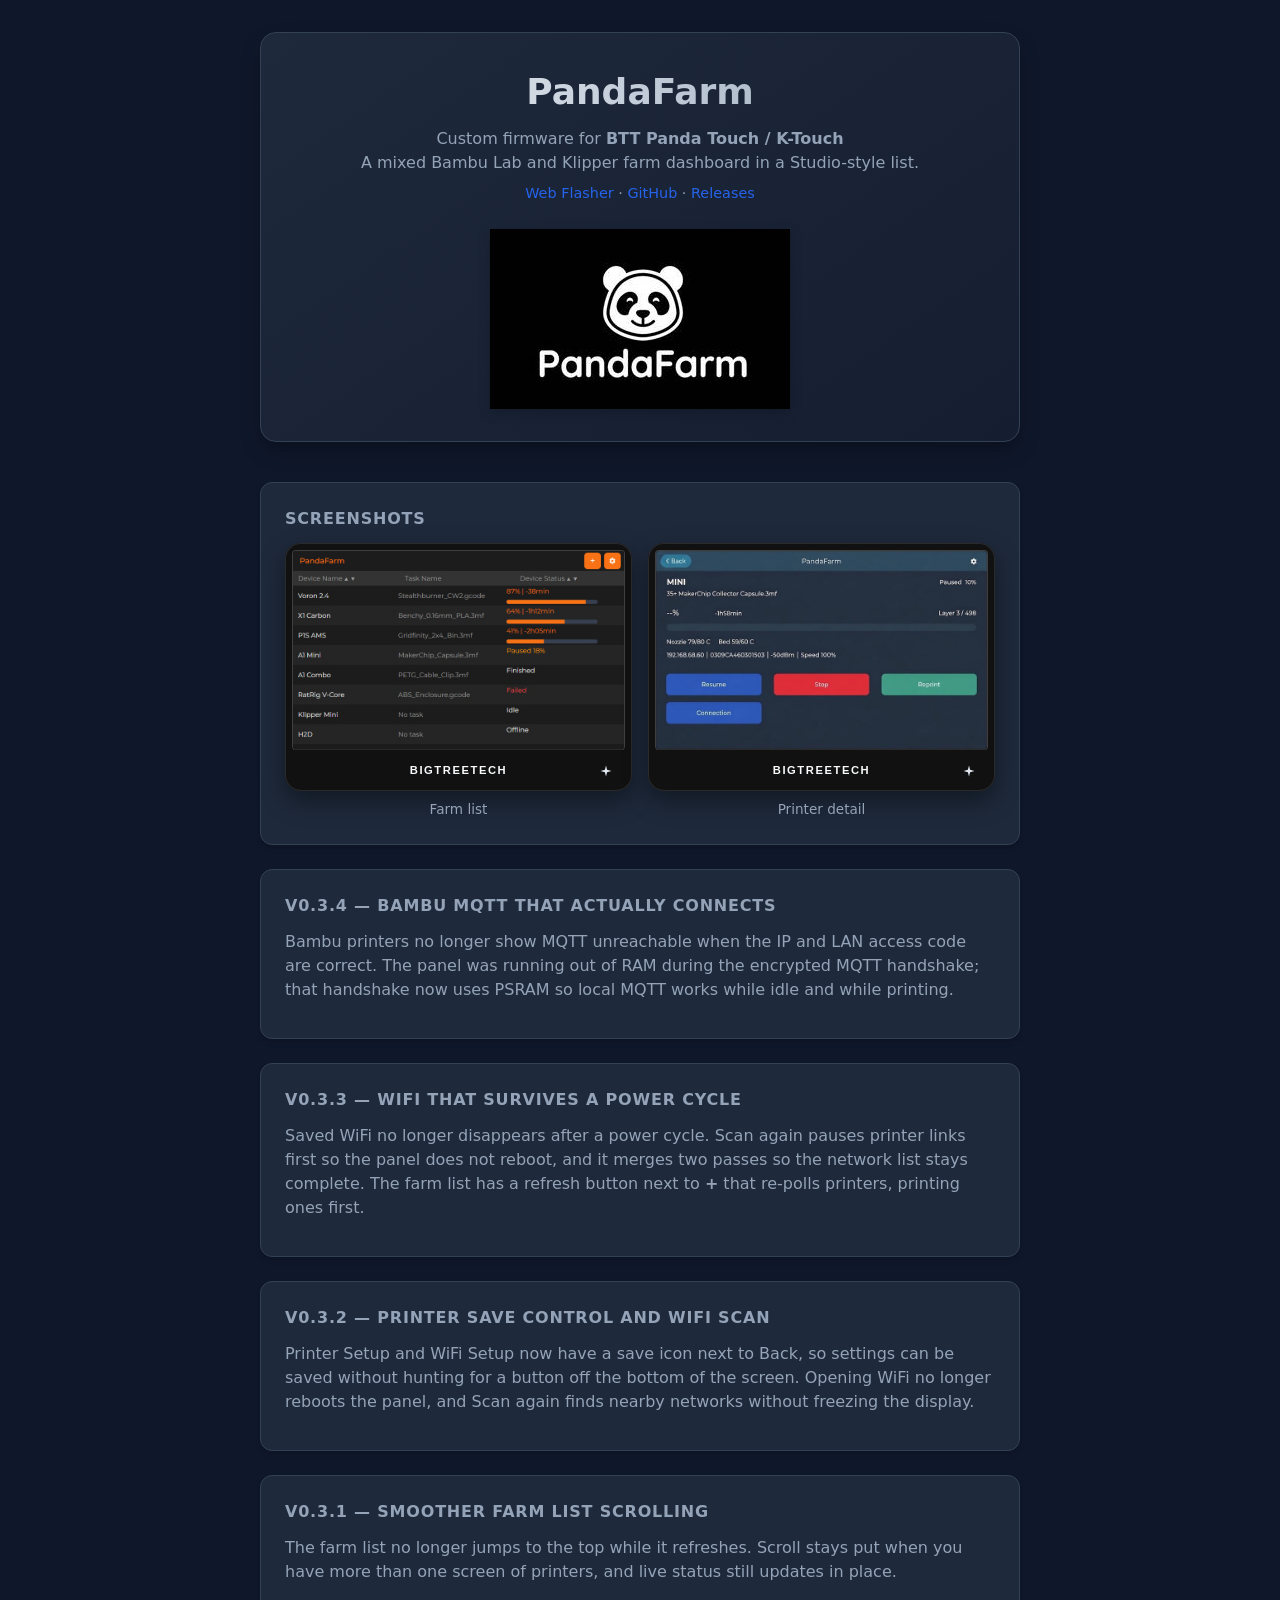
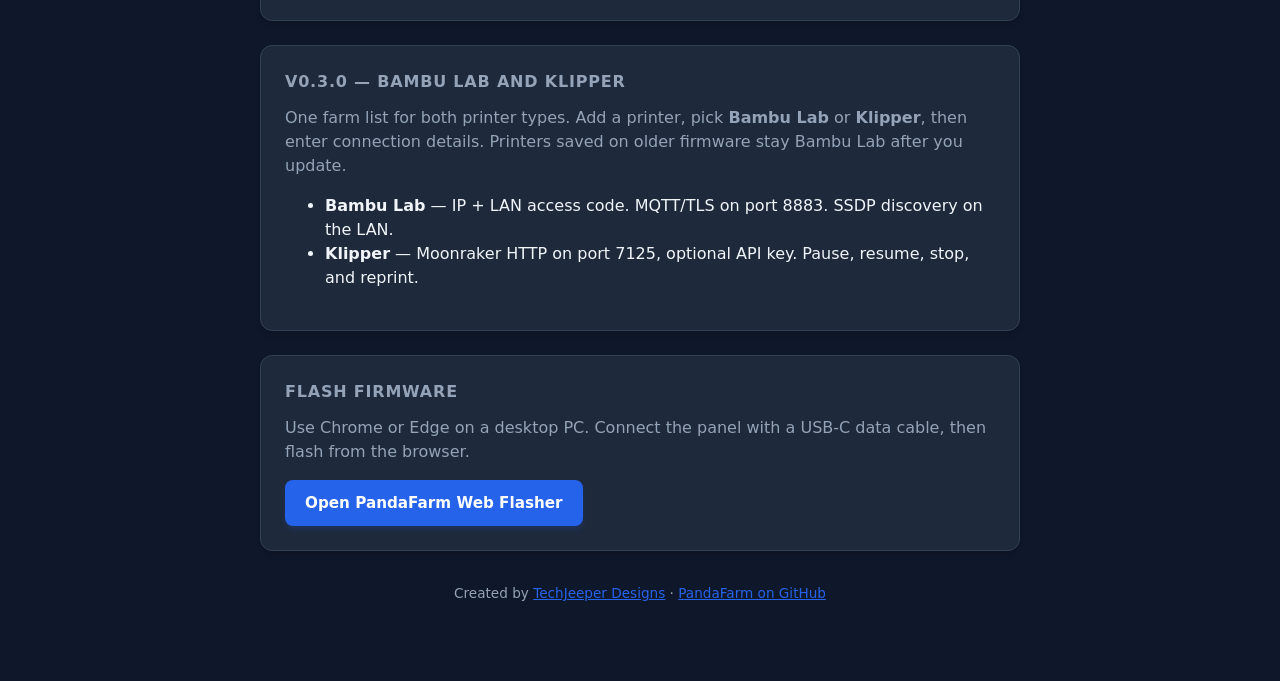
<file: docs/index.html>
<!DOCTYPE html>
<html lang="en">
<head>
  <meta charset="UTF-8">
  <meta name="viewport" content="width=device-width, initial-scale=1.0">
  <title>PandaFarm — Bambu Lab and Klipper dashboard for Panda Touch / K-Touch</title>
  <meta name="description" content="PandaFarm is custom firmware for BIGTREETECH Panda Touch and K-Touch. Monitor a mixed Bambu Lab and Klipper farm from a Studio-style list, then flash it in Chrome or Edge.">
  <meta name="keywords" content="PandaFarm, Bambu Lab, Klipper, Moonraker, Panda Touch, K-Touch, BIGTREETECH, firmware, web flasher, 3D printer farm, MQTT">
  <meta name="author" content="TechJeeper Designs">
  <meta name="robots" content="index, follow, max-image-preview:large">
  <meta name="theme-color" content="#0f172a">
  <meta name="color-scheme" content="dark">
  <link rel="canonical" href="https://pandafarm.techjeeper.com/">
  <link rel="icon" href="flasher/logo.jpg" type="image/jpeg">
  <link rel="apple-touch-icon" href="flasher/screen1.jpg">
  <link rel="sitemap" type="application/xml" href="sitemap.xml">

  <meta property="og:type" content="website">
  <meta property="og:site_name" content="PandaFarm">
  <meta property="og:locale" content="en_US">
  <meta property="og:url" content="https://pandafarm.techjeeper.com/">
  <meta property="og:title" content="PandaFarm — Bambu Lab and Klipper dashboard for Panda Touch">
  <meta property="og:description" content="Custom firmware for BTT Panda Touch / K-Touch: a Studio-style farm list for Bambu Lab and Klipper, with pause, resume, and stop. Flash from the browser.">
  <meta property="og:image" content="https://pandafarm.techjeeper.com/flasher/screen1.jpg">
  <meta property="og:image:alt" content="PandaFarm farm list on a BIGTREETECH Panda Touch">
  <meta property="og:image:width" content="800">
  <meta property="og:image:height" content="480">

  <meta name="twitter:card" content="summary_large_image">
  <meta name="twitter:title" content="PandaFarm — Bambu Lab and Klipper dashboard for Panda Touch">
  <meta name="twitter:description" content="Custom firmware for BTT Panda Touch / K-Touch. Mix Bambu Lab and Klipper. Flash from Chrome or Edge.">
  <meta name="twitter:image" content="https://pandafarm.techjeeper.com/flasher/screen1.jpg">
  <meta name="twitter:image:alt" content="PandaFarm farm list on a BIGTREETECH Panda Touch">

  <link rel="stylesheet" href="flasher/style.css?v=6">
  <script type="application/ld+json">
  {
    "@context": "https://schema.org",
    "@type": "SoftwareApplication",
    "name": "PandaFarm",
    "applicationCategory": "UtilitiesApplication",
    "operatingSystem": "BIGTREETECH Panda Touch, BIGTREETECH K-Touch",
    "softwareVersion": "0.3.4",
    "url": "https://pandafarm.techjeeper.com/",
    "downloadUrl": "https://pandafarm.techjeeper.com/flasher/",
    "image": "https://pandafarm.techjeeper.com/flasher/screen1.jpg",
    "screenshot": [
      "https://pandafarm.techjeeper.com/flasher/screen1.jpg",
      "https://pandafarm.techjeeper.com/flasher/screen2.jpg"
    ],
    "description": "Custom firmware for BIGTREETECH Panda Touch and K-Touch that shows a mixed Bambu Lab and Klipper farm dashboard.",
    "author": {
      "@type": "Organization",
      "name": "TechJeeper Designs",
      "url": "https://techjeeper.com/"
    },
    "offers": {
      "@type": "Offer",
      "price": "0",
      "priceCurrency": "USD"
    }
  }
  </script>
  <script data-goatcounter="https://pandacupboard.goatcounter.com/count"
          async src="//gc.zgo.at/count.js"></script>
</head>
<body>
  <div class="wrap">
    <header>
      <h1>PandaFarm</h1>
      <p>Custom firmware for <strong>BTT Panda Touch / K-Touch</strong><br>
      A mixed Bambu Lab and Klipper farm dashboard in a Studio-style list.</p>
      <p class="header-links">
        <a href="flasher/">Web Flasher</a>
        ·
        <a href="https://github.com/TechJeeper/PandaFarm" target="_blank" rel="noopener">GitHub</a>
        ·
        <a href="https://github.com/TechJeeper/PandaFarm/releases" target="_blank" rel="noopener">Releases</a>
      </p>
      <img src="flasher/logo.jpg" alt="PandaFarm logo: a panda icon" class="header-logo" width="300" height="180">
    </header>

    <section class="card" id="screenshots">
      <h2>Screenshots</h2>
      <div class="shot-grid">
        <figure>
          <div class="shot-device">
            <div class="shot-device-screen">
              <img src="flasher/screen1.jpg" alt="PandaFarm farm list showing device name, task, and print status on a Panda Touch" width="800" height="480">
            </div>
            <div class="shot-device-chin">
              <span class="shot-device-brand">BIGTREETECH</span>
              <svg class="shot-device-spark" viewBox="0 0 24 24" aria-hidden="true"><path fill="currentColor" d="M12 1.1l2.2 8.2L22.9 12l-8.7 2.7L12 22.9l-2.2-8.2L1.1 12l8.7-2.7L12 1.1z"/></svg>
            </div>
          </div>
          <figcaption>Farm list</figcaption>
        </figure>
        <figure>
          <div class="shot-device">
            <div class="shot-device-screen">
              <img src="flasher/screen2.jpg" alt="PandaFarm printer detail with pause, resume, stop, and reprint on a Panda Touch" width="800" height="480">
            </div>
            <div class="shot-device-chin">
              <span class="shot-device-brand">BIGTREETECH</span>
              <svg class="shot-device-spark" viewBox="0 0 24 24" aria-hidden="true"><path fill="currentColor" d="M12 1.1l2.2 8.2L22.9 12l-8.7 2.7L12 22.9l-2.2-8.2L1.1 12l8.7-2.7L12 1.1z"/></svg>
            </div>
          </div>
          <figcaption>Printer detail</figcaption>
        </figure>
      </div>
    </section>

    <section class="card">
      <h2>v0.3.4 — Bambu MQTT that actually connects</h2>
      <p style="color:var(--muted);margin:0 0 12px">
        Bambu printers no longer show MQTT unreachable when the IP and LAN access code are correct.
        The panel was running out of RAM during the encrypted MQTT handshake; that handshake now uses PSRAM so local MQTT works while idle and while printing.
      </p>
    </section>

    <section class="card">
      <h2>v0.3.3 — WiFi that survives a power cycle</h2>
      <p style="color:var(--muted);margin:0 0 12px">
        Saved WiFi no longer disappears after a power cycle. Scan again pauses printer links first so the panel does not reboot, and it merges two passes so the network list stays complete.
        The farm list has a refresh button next to <strong>+</strong> that re-polls printers, printing ones first.
      </p>
    </section>

    <section class="card">
      <h2>v0.3.2 — Printer save control and WiFi scan</h2>
      <p style="color:var(--muted);margin:0 0 12px">
        Printer Setup and WiFi Setup now have a save icon next to Back, so settings can be saved without hunting for a button off the bottom of the screen.
        Opening WiFi no longer reboots the panel, and Scan again finds nearby networks without freezing the display.
      </p>
    </section>

    <section class="card">
      <h2>v0.3.1 — Smoother farm list scrolling</h2>
      <p style="color:var(--muted);margin:0 0 12px">
        The farm list no longer jumps to the top while it refreshes. Scroll stays put when you have more than one screen of printers, and live status still updates in place.
      </p>
    </section>

    <section class="card">
      <h2>v0.3.0 — Bambu Lab and Klipper</h2>
      <p style="color:var(--muted);margin:0 0 12px">
        One farm list for both printer types. Add a printer, pick <strong>Bambu Lab</strong> or <strong>Klipper</strong>, then enter connection details.
        Printers saved on older firmware stay Bambu Lab after you update.
      </p>
      <ul class="steps">
        <li><strong>Bambu Lab</strong> — IP + LAN access code. MQTT/TLS on port 8883. SSDP discovery on the LAN.</li>
        <li><strong>Klipper</strong> — Moonraker HTTP on port 7125, optional API key. Pause, resume, stop, and reprint.</li>
      </ul>
    </section>

    <section class="card">
      <h2>Flash firmware</h2>
      <p style="color:var(--muted);margin:0 0 16px">
        Use Chrome or Edge on a desktop PC. Connect the panel with a USB-C data cable, then flash from the browser.
      </p>
      <a class="btn" href="flasher/">Open PandaFarm Web Flasher</a>
    </section>

    <footer>
      <p>
        Created by <a href="https://techjeeper.com/" target="_blank" rel="noopener">TechJeeper Designs</a>
        ·
        <a href="https://github.com/TechJeeper/PandaFarm" target="_blank" rel="noopener">PandaFarm on GitHub</a>
      </p>
    </footer>
  </div>
  <noscript>
    <img src="https://pandacupboard.goatcounter.com/count?p=/" alt="">
  </noscript>
</body>
</html>
</file>
<file: docs/flasher/style.css>
:root {
  --bg: #0f172a;
  --surface: #1e293b;
  --border: #334155;
  --text: #f1f5f9;
  --muted: #94a3b8;
  --primary: #2563eb;
  --primary-hover: #1d4ed8;
  --accent: #10b981;
  --danger: #ef4444;
  --warn: #f59e0b;
}

* { box-sizing: border-box; }

body {
  margin: 0;
  font-family: "Segoe UI", system-ui, sans-serif;
  background: var(--bg);
  color: var(--text);
  line-height: 1.5;
  min-height: 100vh;
}

.wrap {
  max-width: 800px;
  margin: 0 auto;
  padding: 32px 20px 64px;
}

header {
  margin-bottom: 40px;
  text-align: center;
  padding: 32px 24px;
  background: linear-gradient(145deg, var(--surface), rgba(30, 41, 59, 0.4));
  border: 1px solid var(--border);
  border-radius: 16px;
  box-shadow: 0 10px 25px -5px rgba(0, 0, 0, 0.3), 0 8px 10px -6px rgba(0, 0, 0, 0.1);
}

.header-logo {
  display: block;
  width: min(300px, 80vw);
  height: auto;
  margin: 24px auto 0;
  transition: transform 0.3s ease, filter 0.3s ease;
  filter: drop-shadow(0 4px 6px rgba(0, 0, 0, 0.2));
}

.header-logo:hover {
  transform: scale(1.05);
  filter: drop-shadow(0 8px 12px rgba(0, 0, 0, 0.3));
}

header h1 {
  margin: 0 0 8px;
  font-size: 2.25rem;
  background: linear-gradient(to right, #f1f5f9, #94a3b8);
  -webkit-background-clip: text;
  -webkit-text-fill-color: transparent;
}

header p {
  margin: 0;
  color: var(--muted);
}

.header-links {
  margin-top: 8px !important;
  font-size: 0.9rem;
}

.header-links a {
  color: var(--primary);
  text-decoration: none;
}

.header-links a:hover {
  text-decoration: underline;
}

.card {
  background: var(--surface);
  border: 1px solid var(--border);
  border-radius: 12px;
  padding: 24px;
  margin-bottom: 24px;
  box-shadow: 0 4px 6px -1px rgba(0, 0, 0, 0.1), 0 2px 4px -2px rgba(0, 0, 0, 0.1);
  transition: transform 0.2s ease, box-shadow 0.2s ease;
}

.card:hover {
  transform: translateY(-2px);
  box-shadow: 0 10px 15px -3px rgba(0, 0, 0, 0.1), 0 4px 6px -4px rgba(0, 0, 0, 0.1);
}

.card h2 {
  margin: 0 0 12px;
  font-size: 1rem;
  color: var(--muted);
  text-transform: uppercase;
  letter-spacing: 0.05em;
}

.row {
  display: flex;
  gap: 12px;
  flex-wrap: wrap;
  align-items: center;
}

button, .btn {
  appearance: none;
  border: none;
  border-radius: 8px;
  padding: 12px 20px;
  font-size: 0.95rem;
  font-weight: 600;
  cursor: pointer;
  background: var(--primary);
  color: white;
  transition: all 0.2s ease;
  box-shadow: 0 4px 6px -1px rgba(37, 99, 235, 0.2);
  text-decoration: none;
  display: inline-block;
}

button:hover:not(:disabled),
a.btn:hover {
  background: var(--primary-hover);
  transform: translateY(-1px);
  box-shadow: 0 6px 8px -1px rgba(37, 99, 235, 0.3);
}
button:active:not(:disabled) {
  transform: translateY(1px);
}
button:disabled { opacity: 0.45; cursor: not-allowed; box-shadow: none; }

button.secondary {
  background: transparent;
  border: 1px solid var(--border);
  color: var(--text);
}

button.danger { background: var(--danger); }

.status {
  padding: 10px 14px;
  border-radius: 8px;
  background: #0b1220;
  border: 1px solid var(--border);
  font-family: "Cascadia Code", "Consolas", monospace;
  font-size: 0.85rem;
  min-height: 2.5em;
  white-space: pre-wrap;
  word-break: break-word;
}

.status.ok { border-color: var(--accent); }
.status.err { border-color: var(--danger); }
.status.warn { border-color: var(--warn); }

.progress-wrap {
  margin-top: 12px;
  display: none;
}

.progress-wrap.active { display: block; }

progress {
  width: 100%;
  height: 10px;
  border-radius: 999px;
  overflow: hidden;
}

progress::-webkit-progress-bar {
  background: #0b1220;
  border-radius: 999px;
}

progress::-webkit-progress-value {
  background: var(--accent);
  border-radius: 999px;
}

.log {
  max-height: 220px;
  overflow-y: auto;
  font-family: "Cascadia Code", "Consolas", monospace;
  font-size: 0.8rem;
  background: #0b1220;
  border: 1px solid var(--border);
  border-radius: 8px;
  padding: 12px;
  margin-top: 12px;
}

.log div { margin: 2px 0; }
.log .err { color: #fca5a5; }
.log .ok { color: #6ee7b7; }

ol.steps {
  margin: 0;
  padding-left: 1.25rem;
  color: var(--muted);
}

ol.steps li { margin-bottom: 8px; }

.shot-grid {
  display: grid;
  grid-template-columns: repeat(2, minmax(0, 1fr));
  gap: 16px;
  align-items: start;
}

.shot-grid figure {
  margin: 0;
  min-width: 0;
}

.shot-device {
  background: #111;
  border-radius: 16px;
  padding: 8px 8px 0;
  box-shadow: inset 0 0 0 1px #2a2a2a, 0 10px 24px rgba(0, 0, 0, 0.4);
}

.shot-device-screen {
  aspect-ratio: 5 / 3;
  overflow: hidden;
  border-radius: 3px;
  background: #000;
  box-shadow: 0 0 0 1px #3f3f3f;
}

.shot-device-screen img {
  display: block;
  width: 100%;
  height: 100%;
  object-fit: fill;
  border: 0;
  border-radius: 0;
  background: #000;
}

.shot-device-chin {
  position: relative;
  height: 42px;
  display: flex;
  align-items: center;
  justify-content: center;
  border-top: 1px solid #2a2a2a;
}

.shot-device-brand {
  color: #f8fafc;
  font-family: Arial, Helvetica, sans-serif;
  font-size: clamp(0.5rem, 1.8vw, 0.7rem);
  font-weight: 800;
  letter-spacing: 0.14em;
}

.shot-device-spark {
  position: absolute;
  right: 12px;
  top: 50%;
  width: 12px;
  height: 12px;
  transform: translateY(-50%);
  color: #e2e8f0;
}

.shot-grid figcaption {
  margin-top: 8px;
  text-align: center;
  color: var(--muted);
  font-size: 0.85rem;
}

.badge {
  display: inline-block;
  padding: 2px 8px;
  border-radius: 999px;
  font-size: 0.75rem;
  background: #0b1220;
  border: 1px solid var(--border);
  color: var(--muted);
}

.hidden { display: none !important; }

.file-grid {
  display: grid;
  gap: 8px;
  margin-top: 12px;
}

.file-row {
  display: grid;
  grid-template-columns: 1fr auto;
  gap: 8px;
  align-items: center;
  font-size: 0.85rem;
}

.install-mode label {
  color: var(--text);
  font-weight: 600;
}

.install-mode select {
  appearance: none;
  min-width: 220px;
  padding: 10px 36px 10px 12px;
  border-radius: 8px;
  border: 1px solid var(--border);
  background: #0b1220 url("data:image/svg+xml,%3Csvg xmlns='http://www.w3.org/2000/svg' width='12' height='8' viewBox='0 0 12 8'%3E%3Cpath fill='%2394a3b8' d='M1 1l5 5 5-5'/%3E%3C/svg%3E") no-repeat right 12px center;
  color: var(--text);
  font-size: 0.95rem;
  font-weight: 600;
}

.install-mode select:focus {
  outline: 2px solid var(--primary);
  outline-offset: 2px;
}

.install-mode-hint {
  color: var(--muted);
  font-size: 0.85rem;
  margin: 0;
}

.file-row label {
  color: var(--muted);
}

input[type="file"] {
  font-size: 0.8rem;
  color: var(--muted);
  max-width: 100%;
}

.disclaimer {
  margin: 16px 0 0;
  padding: 12px 14px;
  border: 1px solid var(--border);
  border-left: 3px solid var(--warn);
  border-radius: 8px;
  background: rgba(245, 158, 11, 0.08);
  color: var(--muted);
  font-size: 0.85rem;
}

.disclaimer strong {
  color: var(--text);
}

footer {
  margin-top: 32px;
  text-align: center;
  color: var(--muted);
  font-size: 0.85rem;
}

footer a { color: var(--primary); }

@media (max-width: 720px) {
  .shot-grid {
    grid-template-columns: 1fr;
  }
}

@media (max-width: 480px) {
  .row { flex-direction: column; align-items: stretch; }
  button { width: 100%; }
}
</file>
